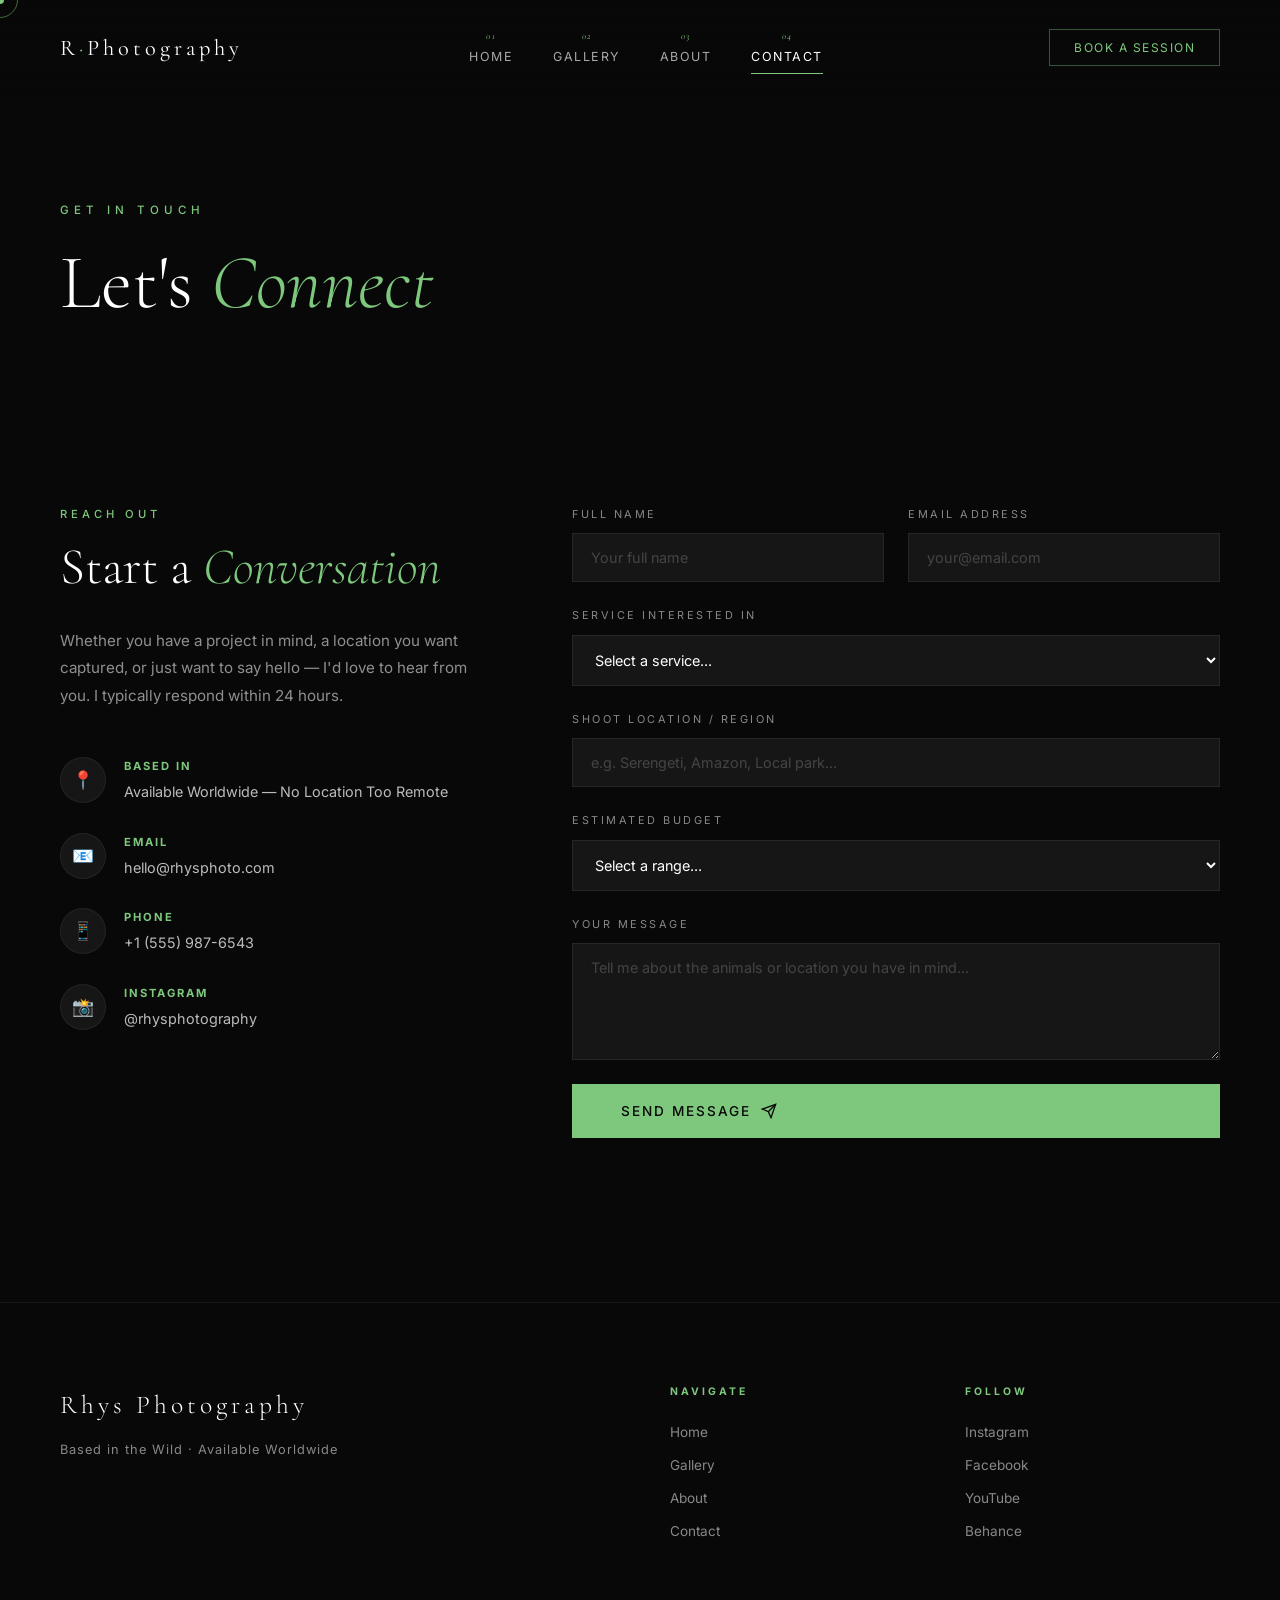
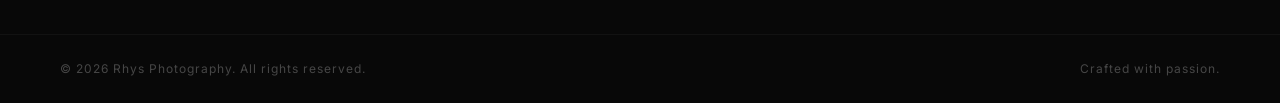
<file: contact.html>
<!DOCTYPE html>
<html lang="en">
<head>
  <meta charset="UTF-8"/>
  <meta name="viewport" content="width=device-width, initial-scale=1.0"/>
  <meta name="description" content="Contact Rhys Photography — book a nature or wildlife shoot today."/>
  <title>Contact | Rhys Photography</title>
  <link rel="preconnect" href="https://fonts.googleapis.com"/>
  <link rel="preconnect" href="https://fonts.gstatic.com" crossorigin/>
  <link href="https://fonts.googleapis.com/css2?family=Cormorant+Garamond:ital,wght@0,300;0,400;0,600;1,300;1,400&family=Inter:wght@300;400;500&display=swap" rel="stylesheet"/>
  <link rel="stylesheet" href="css/style.css"/>
</head>
<body>

  <div class="cursor" id="cursor"></div>
  <div class="cursor-follower" id="cursor-follower"></div>

  <nav class="navbar scrolled" id="navbar">
    <a href="index.html" class="nav-logo">
      R<span class="logo-dot">·</span>Photography
    </a>
    <ul class="nav-links" id="nav-links">
      <li><a href="index.html"><span>01</span>Home</a></li>
      <li><a href="gallery.html"><span>02</span>Gallery</a></li>
      <li><a href="about.html"><span>03</span>About</a></li>
      <li><a href="contact.html" class="active"><span>04</span>Contact</a></li>
    </ul>
    <button class="nav-cta" onclick="location.href='contact.html'">Book a Session</button>
    <button class="hamburger" id="hamburger" aria-label="Toggle menu">
      <span></span><span></span>
    </button>
  </nav>

  <section class="page-hero short">
    <div class="page-hero-bg" style="background-image:url('https://images.unsplash.com/photo-1546182990-dffeafbe841d?w=1600&q=85')"></div>
    <div class="page-hero-overlay"></div>
    <div class="page-hero-content">
      <p class="hero-eyebrow reveal-up">Get In Touch</p>
      <h1 class="page-hero-title reveal-up">Let's <em>Connect</em></h1>
    </div>
  </section>

  <section class="contact-section">
    <div class="contact-wrapper">
      <div class="contact-info reveal-up">
        <div class="section-label">Reach Out</div>
        <h2 class="section-title">Start a <em>Conversation</em></h2>
        <p class="contact-intro">Whether you have a project in mind, a location you want captured, or just want to say hello — I'd love to hear from you. I typically respond within 24 hours.</p>
        <div class="contact-items">
          <div class="contact-item">
            <div class="contact-item-icon">📍</div>
            <div><h4>Based In</h4><p>Available Worldwide — No Location Too Remote</p></div>
          </div>
          <div class="contact-item">
            <div class="contact-item-icon">📧</div>
            <div><h4>Email</h4><p>hello@rhysphoto.com</p></div>
          </div>
          <div class="contact-item">
            <div class="contact-item-icon">📱</div>
            <div><h4>Phone</h4><p>+1 (555) 987-6543</p></div>
          </div>
          <div class="contact-item">
            <div class="contact-item-icon">📸</div>
            <div><h4>Instagram</h4><p>@rhysphotography</p></div>
          </div>
        </div>
      </div>

      <!-- NO action= on the form — JS handles submission -->
      <form class="contact-form reveal-up" id="contact-form">
        <div class="form-row">
          <div class="form-group">
            <label for="name">Full Name</label>
            <input type="text" id="name" name="name" placeholder="Your full name" required/>
          </div>
          <div class="form-group">
            <label for="email">Email Address</label>
            <input type="email" id="email" name="email" placeholder="your@email.com" required/>
          </div>
        </div>
        <div class="form-group">
          <label for="service">Service Interested In</label>
          <select id="service" name="service">
            <option value="">Select a service...</option>
            <option value="Wildlife Photography">Wildlife Photography</option>
            <option value="Animal Photography">Animal Photography</option>
            <option value="Landscape / Nature">Landscape / Nature</option>
            <option value="Macro Photography">Macro Photography</option>
            <option value="Street Photography">Street Photography</option>
            <option value="Editorial / Campaign">Editorial / Campaign</option>
            <option value="Other">Other</option>
          </select>
        </div>
        <div class="form-group">
          <label for="location">Shoot Location / Region</label>
          <input type="text" id="location" name="location" placeholder="e.g. Serengeti, Amazon, Local park..."/>
        </div>
        <div class="form-group">
          <label for="budget">Estimated Budget</label>
          <select id="budget" name="budget">
            <option value="">Select a range...</option>
            <option value="$180 – $500">$180 – $500</option>
            <option value="$500 – $1,500">$500 – $1,500</option>
            <option value="$1,500 – $5,000">$1,500 – $5,000</option>
            <option value="$5,000+">$5,000+</option>
          </select>
        </div>
        <div class="form-group">
          <label for="message">Your Message</label>
          <textarea id="message" name="message" rows="5" placeholder="Tell me about the animals or location you have in mind..." required></textarea>
        </div>
        <button type="submit" class="btn btn-primary btn-large" id="submit-btn">
          <span>Send Message</span>
          <svg width="16" height="16" viewBox="0 0 24 24" fill="none" stroke="currentColor" stroke-width="2">
            <line x1="22" y1="2" x2="11" y2="13"></line>
            <polygon points="22 2 15 22 11 13 2 9 22 2"></polygon>
          </svg>
        </button>
        <p class="form-status" id="form-status"></p>
      </form>
    </div>
  </section>

  <footer class="footer">
    <div class="footer-top">
      <div class="footer-brand">
        <div class="footer-logo">Rhys Photography</div>
        <p>Based in the Wild · Available Worldwide</p>
      </div>
      <div class="footer-links">
        <div class="footer-col">
          <h4>Navigate</h4>
          <a href="index.html">Home</a>
          <a href="gallery.html">Gallery</a>
          <a href="about.html">About</a>
          <a href="contact.html">Contact</a>
        </div>
        <div class="footer-col">
          <h4>Follow</h4>
          <a href="#">Instagram</a>
          <a href="#">Facebook</a>
          <a href="#">YouTube</a>
          <a href="#">Behance</a>
        </div>
      </div>
    </div>
    <div class="footer-bottom">
      <p>© 2026 Rhys Photography. All rights reserved.</p>
      <p>Crafted with passion.</p>
    </div>
  </footer>

  <script src="js/main.js"></script>

  <script>
    const APPS_SCRIPT_URL = "https://script.google.com/macros/s/AKfycbxQoAeYKWDghGJd_3a_pjCD9G9P8781UVgEYbcAX8rNaa91_4pC3F8-aeQ2RvF-83wQ/exec";

    document.getElementById("contact-form").addEventListener("submit", async function(e) {
      e.preventDefault();

      const btn = document.getElementById("submit-btn");
      const status = document.getElementById("form-status");

      btn.querySelector("span").textContent = "Sending...";
      btn.disabled = true;
      status.textContent = "";

      const payload = {
        name:     document.getElementById("name").value,
        email:    document.getElementById("email").value,
        service:  document.getElementById("service").value,
        location: document.getElementById("location").value,
        budget:   document.getElementById("budget").value,
        message:  document.getElementById("message").value
      };

      try {
        await fetch(APPS_SCRIPT_URL, {
          method: "POST",
          mode: "no-cors",
          headers: { "Content-Type": "application/json" },
          body: JSON.stringify(payload)
        });

        status.style.color = "#7ec87e";
        status.textContent = "✓ Message sent! Rhys will reply within 24 hours.";
        this.reset();
      } catch (err) {
        status.style.color = "#e06c6c";
        status.textContent = "✗ Something went wrong. Please try again.";
      }

      btn.querySelector("span").textContent = "Send Message";
      btn.disabled = false;
    });
  </script>
</body>
</html>
</file>
<file: css/style.css>
/* ═══════════════════════════════════════
   RESET & BASE
═══════════════════════════════════════ */
*, *::before, *::after { margin: 0; padding: 0; box-sizing: border-box; }

:root {
  --black:      #080808;
  --dark:       #0f0f0f;
  --dark2:      #161616;
  --dark3:      #1e1e1e;
  --white:      #ffffff;
  --off-white:  #f4f0eb;
  --gray:       #888;
  --gray-light: #bbb;
  --accent:     #7ec87e;
  --accent-dark:#5aaa5a;
  --font-serif: 'Cormorant Garamond', Georgia, serif;
  --font-sans:  'Inter', system-ui, sans-serif;
  --ease:       cubic-bezier(0.25, 0.46, 0.45, 0.94);
  --ease-out:   cubic-bezier(0.16, 1, 0.3, 1);
}

html { scroll-behavior: smooth; font-size: 16px; }
body {
  font-family: var(--font-sans);
  background: var(--black);
  color: var(--white);
  line-height: 1.7;
  overflow-x: hidden;
  cursor: none;
}
body.loading { overflow: hidden; }

img { display: block; width: 100%; height: 100%; object-fit: cover; }
a { text-decoration: none; color: inherit; }
ul { list-style: none; }
button { font-family: var(--font-sans); cursor: none; }


/* ═══════════════════════════════════════
   CUSTOM CURSOR
═══════════════════════════════════════ */
.cursor {
  width: 8px; height: 8px;
  background: var(--accent);
  border-radius: 50%;
  position: fixed;
  top: 0; left: 0;
  pointer-events: none;
  z-index: 9999;
  transform: translate(-50%, -50%);
  transition: width 0.2s, height 0.2s, background 0.2s;
}
.cursor-follower {
  width: 36px; height: 36px;
  border: 1px solid rgba(126,200,126,0.5);
  border-radius: 50%;
  position: fixed;
  top: 0; left: 0;
  pointer-events: none;
  z-index: 9998;
  transform: translate(-50%, -50%);
  transition: transform 0.12s var(--ease), width 0.3s, height 0.3s, border-color 0.3s;
}
body:has(a:hover) .cursor,
body:has(button:hover) .cursor { width: 14px; height: 14px; }
body:has(a:hover) .cursor-follower,
body:has(button:hover) .cursor-follower {
  width: 56px; height: 56px;
  border-color: var(--accent);
}


/* ═══════════════════════════════════════
   LOADER
═══════════════════════════════════════ */
.loader {
  position: fixed; inset: 0;
  background: var(--black);
  z-index: 10000;
  display: flex;
  align-items: center;
  justify-content: center;
  transition: opacity 0.6s var(--ease), visibility 0.6s;
}
.loader.hidden { opacity: 0; visibility: hidden; }
.loader-inner { text-align: center; }
.loader-text {
  font-family: var(--font-serif);
  font-size: 4rem;
  font-weight: 300;
  color: var(--white);
  letter-spacing: 12px;
  display: block;
  margin-bottom: 24px;
}
.loader-bar {
  width: 200px; height: 1px;
  background: var(--dark3);
  margin: 0 auto;
  overflow: hidden;
}
.loader-progress {
  height: 100%;
  background: var(--accent);
  width: 0;
  animation: loadBar 1.4s var(--ease) forwards;
}
@keyframes loadBar { to { width: 100%; } }


/* ═══════════════════════════════════════
   BUTTONS
═══════════════════════════════════════ */
.btn {
  display: inline-flex;
  align-items: center;
  gap: 10px;
  padding: 14px 36px;
  font-size: 0.78rem;
  font-weight: 500;
  letter-spacing: 2px;
  text-transform: uppercase;
  border: 1px solid transparent;
  transition: all 0.35s var(--ease);
  position: relative;
  overflow: hidden;
}
.btn-primary {
  background: var(--accent);
  color: var(--black);
  border-color: var(--accent);
}
.btn-primary:hover { background: var(--accent-dark); border-color: var(--accent-dark); }
.btn-ghost {
  background: transparent;
  color: var(--white);
  border-color: rgba(255,255,255,0.3);
}
.btn-ghost:hover { border-color: var(--white); background: rgba(255,255,255,0.07); }
.btn-outline {
  background: transparent;
  color: var(--white);
  border-color: rgba(255,255,255,0.25);
}
.btn-outline:hover { border-color: var(--accent); color: var(--accent); }
.btn-large { padding: 18px 48px; font-size: 0.85rem; }


/* ═══════════════════════════════════════
   SECTION LABELS & TITLES
═══════════════════════════════════════ */
.section-label {
  font-size: 0.7rem;
  font-weight: 500;
  letter-spacing: 4px;
  text-transform: uppercase;
  color: var(--accent);
  margin-bottom: 14px;
}
.section-title {
  font-family: var(--font-serif);
  font-size: clamp(2.2rem, 4vw, 3.5rem);
  font-weight: 300;
  line-height: 1.15;
  color: var(--white);
  margin-bottom: 30px;
}
.section-title em {
  font-style: italic;
  color: var(--accent);
}


/* ═══════════════════════════════════════
   NAVBAR
═══════════════════════════════════════ */
.navbar {
  position: fixed;
  top: 0; left: 0; right: 0;
  z-index: 1000;
  display: flex;
  align-items: center;
  justify-content: space-between;
  padding: 28px 60px;
  transition: padding 0.4s var(--ease), background 0.4s, box-shadow 0.4s;
}
.navbar::after {
  content: '';
  position: absolute;
  inset: 0;
  background: linear-gradient(to bottom, rgba(8,8,8,0.7), transparent);
  z-index: -1;
  transition: opacity 0.4s;
}
.navbar.scrolled {
  padding: 18px 60px;
  background: rgba(8,8,8,0.92);
  backdrop-filter: blur(16px);
  box-shadow: 0 1px 0 rgba(255,255,255,0.05);
}
.navbar.scrolled::after { opacity: 0; }

.nav-logo {
  font-family: var(--font-serif);
  font-size: 1.4rem;
  font-weight: 400;
  letter-spacing: 4px;
  color: var(--white);
}
.logo-dot { color: var(--accent); }

.nav-links { display: flex; gap: 40px; }
.nav-links a {
  display: flex;
  flex-direction: column;
  align-items: center;
  gap: 2px;
  color: rgba(255,255,255,0.65);
  font-size: 0.78rem;
  letter-spacing: 1.5px;
  text-transform: uppercase;
  transition: color 0.3s;
  position: relative;
}
.nav-links a span {
  font-size: 0.6rem;
  color: var(--accent);
  font-family: var(--font-serif);
  font-style: italic;
}
.nav-links a::after {
  content: '';
  position: absolute;
  bottom: -6px; left: 0;
  width: 0; height: 1px;
  background: var(--accent);
  transition: width 0.3s var(--ease);
}
.nav-links a:hover,
.nav-links a.active { color: var(--white); }
.nav-links a:hover::after,
.nav-links a.active::after { width: 100%; }

.nav-cta {
  padding: 10px 24px;
  background: transparent;
  border: 1px solid rgba(126,200,126,0.4);
  color: var(--accent);
  font-size: 0.75rem;
  letter-spacing: 1.5px;
  text-transform: uppercase;
  transition: all 0.3s;
}
.nav-cta:hover { background: var(--accent); color: var(--black); border-color: var(--accent); }

.hamburger {
  display: none;
  flex-direction: column;
  gap: 6px;
  background: none;
  border: none;
  padding: 4px;
}
.hamburger span {
  display: block;
  width: 22px; height: 1px;
  background: var(--white);
  transition: all 0.3s;
}
.hamburger.open span:nth-child(1) { transform: rotate(45deg) translate(5px, 5px); }
.hamburger.open span:nth-child(2) { transform: rotate(-45deg) translate(5px, -5px); }


/* ═══════════════════════════════════════
   HERO
═══════════════════════════════════════ */
.hero {
  position: relative;
  height: 100vh;
  min-height: 700px;
  overflow: hidden;
  display: flex;
  align-items: center;
}
.hero-slides { position: absolute; inset: 0; }
.hero-slide {
  position: absolute; inset: 0;
  background-size: cover;
  background-position: center;
  opacity: 0;
  transform: scale(1.06);
  transition: opacity 1.2s var(--ease), transform 8s var(--ease);
}
.hero-slide.active { opacity: 1; transform: scale(1); }
.hero-overlay {
  position: absolute; inset: 0;
  background: linear-gradient(
    135deg,
    rgba(8,8,8,0.72) 0%,
    rgba(8,8,8,0.35) 60%,
    rgba(8,8,8,0.55) 100%
  );
}
.hero-content {
  position: relative;
  z-index: 2;
  padding: 0 60px;
  max-width: 780px;
  margin-top: 80px;
}
.hero-eyebrow {
  font-size: 0.72rem;
  font-weight: 500;
  letter-spacing: 5px;
  text-transform: uppercase;
  color: var(--accent);
  margin-bottom: 20px;
  opacity: 0;
  transform: translateY(20px);
  animation: fadeUp 0.8s 1.8s var(--ease) forwards;
}
.hero-title {
  font-family: var(--font-serif);
  font-size: clamp(3.5rem, 7.5vw, 7rem);
  font-weight: 300;
  line-height: 1.05;
  color: var(--white);
  margin-bottom: 28px;
  opacity: 0;
  transform: translateY(30px);
  animation: fadeUp 1s 2s var(--ease) forwards;
}
.hero-title em {
  font-style: italic;
  color: var(--accent);
  display: block;
  line-height: 1.05;
  margin-bottom: 4px;
}

.hero-title-line2 {
  display: block;
  color: var(--white);
  font-style: normal;
  line-height: 1.05;
}
.hero-desc {
  font-size: 0.85rem;
  letter-spacing: 3px;
  text-transform: uppercase;
  color: rgba(255,255,255,0.5);
  margin-bottom: 44px;
  opacity: 0;
  transform: translateY(20px);
  animation: fadeUp 0.8s 2.2s var(--ease) forwards;
}
.hero-actions {
  display: flex;
  gap: 16px;
  flex-wrap: wrap;
  opacity: 0;
  transform: translateY(20px);
  animation: fadeUp 0.8s 2.5s var(--ease) forwards;
}
.hero-meta {
  position: absolute;
  bottom: 50px; right: 60px;
  z-index: 2;
  display: flex;
  align-items: center;
  gap: 30px;
}
.hero-stat { text-align: center; }
.hero-stat strong {
  display: block;
  font-family: var(--font-serif);
  font-size: 2rem;
  font-weight: 300;
  color: var(--white);
}
.hero-stat span {
  font-size: 0.65rem;
  letter-spacing: 2px;
  text-transform: uppercase;
  color: var(--gray);
}
.hero-stat-divider {
  width: 1px; height: 40px;
  background: rgba(255,255,255,0.12);
}
.hero-scroll {
  position: absolute;
  bottom: 36px;
  left: 50%;
  transform: translateX(-50%);
  z-index: 2;
  display: flex;
  flex-direction: column;
  align-items: center;
  gap: 12px;
  opacity: 0;
  animation: fadeUp 0.8s 3s var(--ease) forwards;
}
.scroll-wheel {
  width: 22px; height: 36px;
  border: 1px solid rgba(255,255,255,0.3);
  border-radius: 12px;
  position: relative;
}
.scroll-wheel::before {
  content: '';
  position: absolute;
  top: 6px; left: 50%;
  transform: translateX(-50%);
  width: 3px; height: 6px;
  background: var(--accent);
  border-radius: 2px;
  animation: scrollDot 2s infinite;
}
.hero-scroll span {
  font-size: 0.62rem;
  letter-spacing: 3px;
  text-transform: uppercase;
  color: rgba(255,255,255,0.4);
  writing-mode: horizontal-tb;
  white-space: nowrap;
}
.slide-indicators {
  position: absolute;
  right: 60px; top: 50%;
  transform: translateY(-50%);
  z-index: 2;
  display: flex;
  flex-direction: column;
  gap: 10px;
}
.slide-dot {
  width: 6px; height: 6px;
  border-radius: 50%;
  background: rgba(255,255,255,0.3);
  border: none;
  transition: all 0.3s;
}
.slide-dot.active { background: var(--accent); transform: scale(1.4); }


/* ═══════════════════════════════════════
   MARQUEE
═══════════════════════════════════════ */
.marquee-wrap {
  overflow: hidden;
  background: var(--dark2);
  padding: 18px 0;
  border-top: 1px solid rgba(255,255,255,0.04);
  border-bottom: 1px solid rgba(255,255,255,0.04);
}
.marquee-track {
  display: flex;
  gap: 40px;
  white-space: nowrap;
  animation: marqueeScroll 20s linear infinite;
  width: max-content;
}
.marquee-track span {
  font-family: var(--font-serif);
  font-size: 1rem;
  font-style: italic;
  color: rgba(255,255,255,0.35);
  letter-spacing: 2px;
}
.marquee-track .sep { color: var(--accent); font-style: normal; font-size: 0.6rem; }
@keyframes marqueeScroll { from { transform: translateX(0); } to { transform: translateX(-50%); } }


/* ═══════════════════════════════════════
   FEATURED / BENTO
═══════════════════════════════════════ */
.featured { padding: 120px 60px; background: var(--black); }
.featured-header { margin-bottom: 60px; }
.bento-grid {
  display: grid;
  grid-template-columns: repeat(3, 1fr);
  grid-template-rows: 320px 320px;
  gap: 10px;
}
.bento-item {
  position: relative;
  overflow: hidden;
  background: var(--dark2);
}
.bento-tall { grid-row: 1 / 3; }
.bento-wide { grid-column: 2 / 4; }
.bento-item img {
  transition: transform 0.8s var(--ease);
  filter: brightness(0.85);
}
.bento-item:hover img { transform: scale(1.07); filter: brightness(0.7); }
.bento-info {
  position: absolute;
  bottom: 0; left: 0; right: 0;
  padding: 28px;
  background: linear-gradient(to top, rgba(0,0,0,0.85) 0%, transparent 100%);
  transform: translateY(10px);
  transition: transform 0.4s var(--ease);
}
.bento-item:hover .bento-info { transform: translateY(0); }
.bento-cat {
  font-size: 0.65rem;
  letter-spacing: 3px;
  text-transform: uppercase;
  color: var(--accent);
  display: block;
  margin-bottom: 6px;
}
.bento-info h3 {
  font-family: var(--font-serif);
  font-size: 1.4rem;
  font-weight: 300;
  color: var(--white);
  margin-bottom: 10px;
}
.bento-link {
  font-size: 0.72rem;
  letter-spacing: 2px;
  text-transform: uppercase;
  color: var(--accent);
  opacity: 0;
  transition: opacity 0.3s 0.1s;
}
.bento-item:hover .bento-link { opacity: 1; }
.featured-cta { text-align: center; margin-top: 60px; }


/* ═══════════════════════════════════════
   SERVICES
═══════════════════════════════════════ */
.services {
  padding: 120px 60px;
  background: var(--dark);
  position: relative;
  overflow: hidden;
}
.services-bg-text {
  position: absolute;
  top: 50%; left: 50%;
  transform: translate(-50%, -50%);
  font-family: var(--font-serif);
  font-size: 18vw;
  font-weight: 300;
  color: rgba(255,255,255,0.02);
  white-space: nowrap;
  pointer-events: none;
  user-select: none;
}
.services-inner { position: relative; z-index: 1; }
.services-list { margin-top: 60px; }
.service-row {
  display: grid;
  grid-template-columns: 60px 1fr auto auto;
  align-items: center;
  gap: 30px;
  padding: 32px 0;
  border-bottom: 1px solid rgba(255,255,255,0.06);
  transition: padding 0.3s, background 0.3s;
}
.service-row:hover { padding-left: 16px; background: rgba(255,255,255,0.02); }
.service-num {
  font-family: var(--font-serif);
  font-size: 0.85rem;
  font-style: italic;
  color: var(--accent);
  opacity: 0.7;
}
.service-body h3 {
  font-family: var(--font-serif);
  font-size: 1.6rem;
  font-weight: 300;
  margin-bottom: 6px;
  transition: color 0.3s;
}
.service-row:hover .service-body h3 { color: var(--accent); }
.service-body p { font-size: 0.85rem; color: var(--gray); line-height: 1.6; }
.service-price {
  font-family: var(--font-serif);
  font-size: 1.1rem;
  color: var(--accent);
  white-space: nowrap;
}
.service-arrow {
  width: 44px; height: 44px;
  border: 1px solid rgba(255,255,255,0.1);
  border-radius: 50%;
  display: flex;
  align-items: center;
  justify-content: center;
  font-size: 1.1rem;
  color: var(--white);
  transition: all 0.3s;
}
.service-row:hover .service-arrow {
  background: var(--accent);
  border-color: var(--accent);
  color: var(--black);
  transform: rotate(45deg);
}


/* ═══════════════════════════════════════
   TESTIMONIALS
═══════════════════════════════════════ */
.testimonials {
  padding: 120px 60px;
  background: var(--dark2);
  overflow: hidden;
}
.testimonials .section-label,
.testimonials .section-title { text-align: center; }
.testimonials-track {
  display: flex;
  gap: 24px;
  margin-top: 60px;
  overflow: hidden;
}
.testi-card {
  min-width: 380px;
  flex: 0 0 380px;
  background: var(--dark3);
  border: 1px solid rgba(255,255,255,0.05);
  padding: 44px 36px;
  transition: transform 0.4s var(--ease), border-color 0.3s;
}
.testi-card:hover { transform: translateY(-6px); border-color: rgba(126,200,126,0.2); }
.testi-quote {
  font-family: var(--font-serif);
  font-size: 5rem;
  line-height: 0.5;
  color: var(--accent);
  opacity: 0.4;
  margin-bottom: 20px;
}
.testi-card p {
  font-family: var(--font-serif);
  font-size: 1.1rem;
  font-style: italic;
  color: rgba(255,255,255,0.8);
  line-height: 1.8;
  margin-bottom: 28px;
}
.testi-author {
  display: flex;
  align-items: center;
  gap: 14px;
  margin-bottom: 16px;
}
.testi-author img {
  width: 46px; height: 46px;
  border-radius: 50%;
  object-fit: cover;
  flex-shrink: 0;
}
.testi-author strong { display: block; font-size: 0.9rem; margin-bottom: 2px; }
.testi-author span { font-size: 0.75rem; color: var(--gray); letter-spacing: 1px; }
.testi-stars { color: var(--accent); letter-spacing: 3px; font-size: 0.8rem; }
.testi-nav {
  display: flex;
  justify-content: center;
  gap: 12px;
  margin-top: 40px;
}
.testi-btn {
  width: 48px; height: 48px;
  border: 1px solid rgba(255,255,255,0.1);
  background: none;
  color: var(--white);
  font-size: 1.1rem;
  border-radius: 50%;
  transition: all 0.3s;
}
.testi-btn:hover { background: var(--accent); border-color: var(--accent); color: var(--black); }


/* ═══════════════════════════════════════
   CTA BAND
═══════════════════════════════════════ */
.cta-band {
  position: relative;
  padding: 140px 60px;
  overflow: hidden;
  text-align: center;
}
.cta-band-bg {
  position: absolute; inset: 0;
  background: url('https://images.unsplash.com/photo-1474511320723-9a56873867b5?w=1600&q=80') center/cover;
  filter: brightness(0.25);
}
.cta-band-content { position: relative; z-index: 1; }
.cta-band-content h2 {
  font-family: var(--font-serif);
  font-size: clamp(2.5rem, 5vw, 4.5rem);
  font-weight: 300;
  color: var(--white);
  margin-bottom: 40px;
  line-height: 1.2;
}
.cta-band-content h2 em { font-style: italic; color: var(--accent); }


/* ═══════════════════════════════════════
   FOOTER
═══════════════════════════════════════ */
.footer {
  background: var(--black);
  border-top: 1px solid rgba(255,255,255,0.05);
}
.footer-top {
  padding: 80px 60px;
  display: grid;
  grid-template-columns: 1fr 1fr;
  gap: 60px;
}
.footer-logo {
  font-family: var(--font-serif);
  font-size: 1.6rem;
  font-weight: 300;
  letter-spacing: 4px;
  color: var(--white);
  margin-bottom: 12px;
}
.footer-brand p { font-size: 0.8rem; color: var(--gray); letter-spacing: 1px; }
.footer-links { display: grid; grid-template-columns: 1fr 1fr; gap: 40px; }
.footer-col h4 {
  font-size: 0.65rem;
  letter-spacing: 3px;
  text-transform: uppercase;
  color: var(--accent);
  margin-bottom: 20px;
}
.footer-col a {
  display: block;
  font-size: 0.85rem;
  color: var(--gray);
  margin-bottom: 10px;
  transition: color 0.3s;
}
.footer-col a:hover { color: var(--white); }
.footer-bottom {
  padding: 24px 60px;
  border-top: 1px solid rgba(255,255,255,0.04);
  display: flex;
  justify-content: space-between;
  align-items: center;
  font-size: 0.75rem;
  color: rgba(255,255,255,0.25);
  letter-spacing: 1px;
}


/* ═══════════════════════════════════════
   PAGE HERO (inner pages)
═══════════════════════════════════════ */
.page-hero {
  position: relative;
  height: 60vh;
  min-height: 480px;
  display: flex;
  align-items: flex-end;
  padding-bottom: 80px;
  overflow: hidden;
}
.page-hero.short { height: 45vh; min-height: 380px; }
.page-hero-bg {
  position: absolute; inset: 0;
  background-size: cover;
  background-position: center;
  transform: scale(1.04);
  transition: transform 8s var(--ease);
}
.page-hero-bg.active { transform: scale(1); }
.page-hero-overlay {
  position: absolute; inset: 0;
  background: linear-gradient(
    to top,
    rgba(8,8,8,0.9) 0%,
    rgba(8,8,8,0.3) 60%,
    rgba(8,8,8,0.5) 100%
  );
}
.page-hero-content {
  position: relative;
  z-index: 1;
  padding: 0 60px;
}
.page-hero-title {
  font-family: var(--font-serif);
  font-size: clamp(3rem, 6vw, 5.5rem);
  font-weight: 300;
  color: var(--white);
  line-height: 1.1;
}
.page-hero-title em { font-style: italic; color: var(--accent); }


/* ═══════════════════════════════════════
   GALLERY PAGE
═══════════════════════════════════════ */
.gallery-section {
  padding: 80px 60px 120px;
  background: var(--black);
}
.filters {
  display: flex;
  gap: 4px;
  margin-bottom: 60px;
  flex-wrap: wrap;
}
.filter-btn {
  padding: 10px 24px;
  background: transparent;
  border: 1px solid rgba(255,255,255,0.08);
  color: rgba(255,255,255,0.45);
  font-size: 0.72rem;
  letter-spacing: 2px;
  text-transform: uppercase;
  transition: all 0.3s;
}
.filter-btn:hover { color: var(--white); border-color: rgba(255,255,255,0.3); }
.filter-btn.active {
  background: var(--accent);
  border-color: var(--accent);
  color: var(--black);
  font-weight: 500;
}
.gallery-grid {
  columns: 3 280px;
  gap: 10px;
}
.gallery-item {
  display: block;
  position: relative;
  overflow: hidden;
  margin-bottom: 10px;
  break-inside: avoid;
  background: var(--dark2);
}
.gallery-item img {
  height: auto;
  transition: transform 0.6s var(--ease), filter 0.4s;
  filter: brightness(0.92);
}
.gallery-item:hover img { transform: scale(1.05); filter: brightness(0.7); }
.gallery-item-overlay {
  position: absolute;
  inset: 0;
  background: rgba(8,8,8,0.45);
  display: flex;
  align-items: flex-end;
  padding: 20px;
  opacity: 0;
  transition: opacity 0.4s;
}
.gallery-item:hover .gallery-item-overlay { opacity: 1; }
.gallery-item-overlay span {
  font-family: var(--font-serif);
  font-size: 1rem;
  font-style: italic;
  color: var(--white);
  transform: translateY(8px);
  transition: transform 0.3s var(--ease);
}
.gallery-item:hover .gallery-item-overlay span { transform: translateY(0); }


/* ═══════════════════════════════════════
   ABOUT PAGE
═══════════════════════════════════════ */
.about-section { padding: 120px 60px; background: var(--black); }
.about-grid {
  display: grid;
  grid-template-columns: 1fr 1fr;
  gap: 100px;
  align-items: center;
  max-width: 1200px;
  margin: 0 auto;
}
.about-image-wrap { position: relative; }
.about-image-wrap img {
  height: 680px;
  object-fit: cover;
  object-position: top;
}
.about-image-accent {
  position: absolute;
  top: -16px; right: -16px;
  bottom: 16px; left: 16px;
  border: 1px solid rgba(126,200,126,0.2);
  z-index: -1;
}
.about-text p {
  font-size: 0.95rem;
  color: rgba(255,255,255,0.65);
  margin-bottom: 18px;
  line-height: 1.85;
}
.about-signature {
  font-family: var(--font-serif);
  font-size: 2.5rem;
  font-style: italic;
  color: var(--accent);
  margin: 30px 0 36px;
  opacity: 0.8;
}
.stats-section {
  padding: 80px 60px;
  background: var(--dark);
  border-top: 1px solid rgba(255,255,255,0.04);
  border-bottom: 1px solid rgba(255,255,255,0.04);
}
.stats-grid {
  display: grid;
  grid-template-columns: repeat(4, 1fr);
  gap: 20px;
  text-align: center;
}
.stat-item { padding: 30px; }
.stat-number {
  font-family: var(--font-serif);
  font-size: 4rem;
  font-weight: 300;
  color: var(--accent);
  display: inline-block;
}
.stat-plus {
  font-family: var(--font-serif);
  font-size: 2.5rem;
  color: var(--accent);
  opacity: 0.5;
}
.stat-item p {
  font-size: 0.75rem;
  letter-spacing: 2px;
  text-transform: uppercase;
  color: var(--gray);
  margin-top: 8px;
}
.gear-section { padding: 120px 60px; background: var(--black); }
.gear-grid {
  display: grid;
  grid-template-columns: repeat(4, 1fr);
  gap: 20px;
  margin-top: 60px;
}
.gear-card {
  background: var(--dark2);
  border: 1px solid rgba(255,255,255,0.04);
  padding: 40px 30px;
  text-align: center;
  transition: transform 0.3s, border-color 0.3s;
}
.gear-card:hover { transform: translateY(-6px); border-color: rgba(126,200,126,0.2); }
.gear-icon { font-size: 2rem; margin-bottom: 16px; }
.gear-card h4 {
  font-size: 0.8rem;
  letter-spacing: 2px;
  text-transform: uppercase;
  color: var(--accent);
  margin-bottom: 12px;
}
.gear-card p { font-size: 0.85rem; color: var(--gray); line-height: 1.7; }


/* ═══════════════════════════════════════
   CONTACT PAGE
═══════════════════════════════════════ */
.contact-section { padding: 100px 60px 120px; background: var(--black); }
.contact-wrapper {
  display: grid;
  grid-template-columns: 1fr 1.5fr;
  gap: 80px;
  max-width: 1200px;
  margin: 0 auto;
}
.contact-intro {
  font-size: 0.95rem;
  color: rgba(255,255,255,0.55);
  margin-bottom: 48px;
  line-height: 1.8;
}
.contact-items { display: flex; flex-direction: column; gap: 28px; }
.contact-item { display: flex; align-items: flex-start; gap: 18px; }
.contact-item-icon {
  width: 46px; height: 46px;
  background: var(--dark2);
  border: 1px solid rgba(255,255,255,0.06);
  border-radius: 50%;
  display: flex;
  align-items: center;
  justify-content: center;
  font-size: 1.1rem;
  flex-shrink: 0;
}
.contact-item h4 {
  font-size: 0.7rem;
  letter-spacing: 2px;
  text-transform: uppercase;
  color: var(--accent);
  margin-bottom: 4px;
}
.contact-item p { font-size: 0.9rem; color: var(--gray-light); }
.contact-form { display: flex; flex-direction: column; gap: 24px; }
.form-row { display: grid; grid-template-columns: 1fr 1fr; gap: 24px; }
.form-group { display: flex; flex-direction: column; gap: 10px; }
.form-group label {
  font-size: 0.68rem;
  letter-spacing: 2.5px;
  text-transform: uppercase;
  color: var(--gray);
}
.form-group input,
.form-group select,
.form-group textarea {
  padding: 15px 18px;
  background: var(--dark2);
  border: 1px solid rgba(255,255,255,0.07);
  color: var(--white);
  font-family: var(--font-sans);
  font-size: 0.9rem;
  outline: none;
  transition: border-color 0.3s, background 0.3s;
  resize: vertical;
}
.form-group input:focus,
.form-group select:focus,
.form-group textarea:focus {
  border-color: var(--accent);
  background: var(--dark3);
}
.form-group select option { background: var(--dark2); color: var(--white); }
.form-group input::placeholder,
.form-group textarea::placeholder { color: rgba(255,255,255,0.2); }
.form-status {
  font-size: 0.85rem;
  color: var(--accent);
  min-height: 20px;
  letter-spacing: 0.5px;
}


/* ═══════════════════════════════════════
   REVEAL ANIMATIONS
═══════════════════════════════════════ */
.reveal-up {
  opacity: 0;
  transform: translateY(40px);
  transition: opacity 0.8s var(--ease-out), transform 0.8s var(--ease-out);
}
.reveal-up.visible { opacity: 1; transform: translateY(0); }


/* ═══════════════════════════════════════
   KEYFRAMES
═══════════════════════════════════════ */
@keyframes fadeUp {
  to { opacity: 1; transform: translateY(0); }
}
@keyframes scrollDot {
  0% { top: 6px; opacity: 1; }
  100% { top: 20px; opacity: 0; }
}


/* ═══════════════════════════════════════
   RESPONSIVE
═══════════════════════════════════════ */
@media (max-width: 1200px) {
  .bento-grid { grid-template-rows: 280px 280px; }
  .stats-grid { grid-template-columns: repeat(2, 1fr); }
  .gear-grid { grid-template-columns: repeat(2, 1fr); }
}

@media (max-width: 1024px) {
  .navbar, .navbar.scrolled { padding: 20px 32px; }
  .hero-content { padding: 0 32px; }
  .hero-meta { right: 32px; bottom: 40px; }
  .hero-scroll { left: 32px; bottom: 40px; }
  .slide-indicators { right: 32px; }
  .featured, .services, .testimonials, .footer-top,
  .gallery-section, .about-section, .stats-section,
  .gear-section, .contact-section, .cta-band { padding-left: 32px; padding-right: 32px; }
  .about-grid { grid-template-columns: 1fr; gap: 60px; }
  .about-image-wrap img { height: 420px; }
  .contact-wrapper { grid-template-columns: 1fr; gap: 60px; }
  .nav-cta { display: none; }
  .bento-grid { grid-template-columns: repeat(2, 1fr); grid-template-rows: auto; }
  .bento-tall { grid-row: auto; }
  .bento-wide { grid-column: 1 / 3; }
}

@media (max-width: 768px) {
  .cursor, .cursor-follower { display: none; }
  body { cursor: auto; }
  button { cursor: pointer; }
  .nav-links {
    display: none;
    position: fixed;
    top: 0; left: 0; right: 0; bottom: 0;
    background: rgba(8,8,8,0.98);
    flex-direction: column;
    align-items: center;
    justify-content: center;
    gap: 36px;
    backdrop-filter: blur(20px);
  }
  .nav-links.open { display: flex; }
  .nav-links a { font-size: 1rem; }
  .hamburger { display: flex; z-index: 1001; }
  .hero-title { font-size: clamp(2.8rem, 8vw, 5rem); }
  .hero-meta { display: none; }
  .slide-indicators { display: none; }
  .gallery-grid { columns: 2 180px; }
  .service-row { grid-template-columns: 40px 1fr; }
  .service-price, .service-arrow { display: none; }
  .testimonials-track { gap: 16px; }
  .testi-card { min-width: 300px; flex: 0 0 300px; }
  .footer-top { grid-template-columns: 1fr; gap: 40px; }
  .footer-bottom { flex-direction: column; gap: 8px; text-align: center; }
  .form-row { grid-template-columns: 1fr; }
  .bento-grid { grid-template-columns: 1fr; }
  .bento-wide { grid-column: auto; }
  .page-hero-content { padding: 0 24px; }
  .stats-grid { grid-template-columns: repeat(2, 1fr); }
  .gear-grid { grid-template-columns: 1fr 1fr; }
}

@media (max-width: 480px) {
  .gallery-grid { columns: 1; }
  .gear-grid { grid-template-columns: 1fr; }
  .hero-scroll { display: none; }
}
</file>
